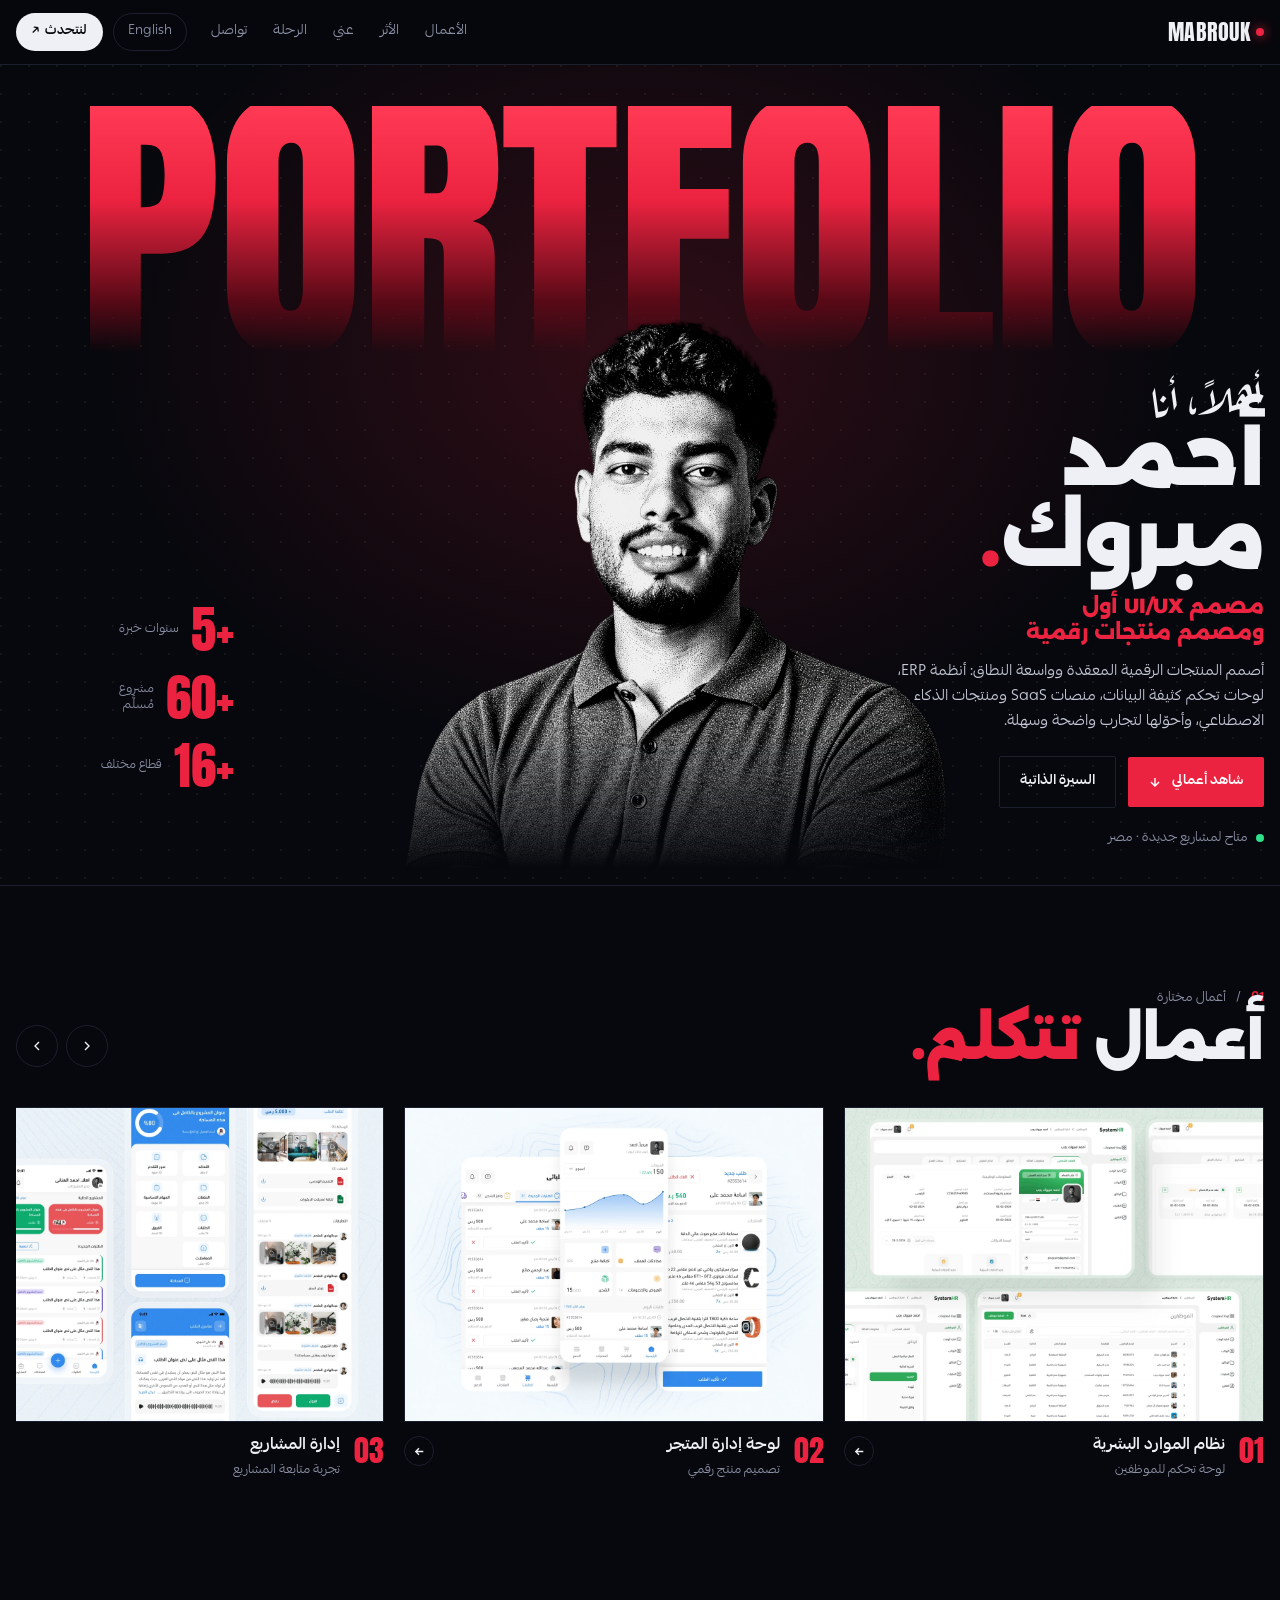
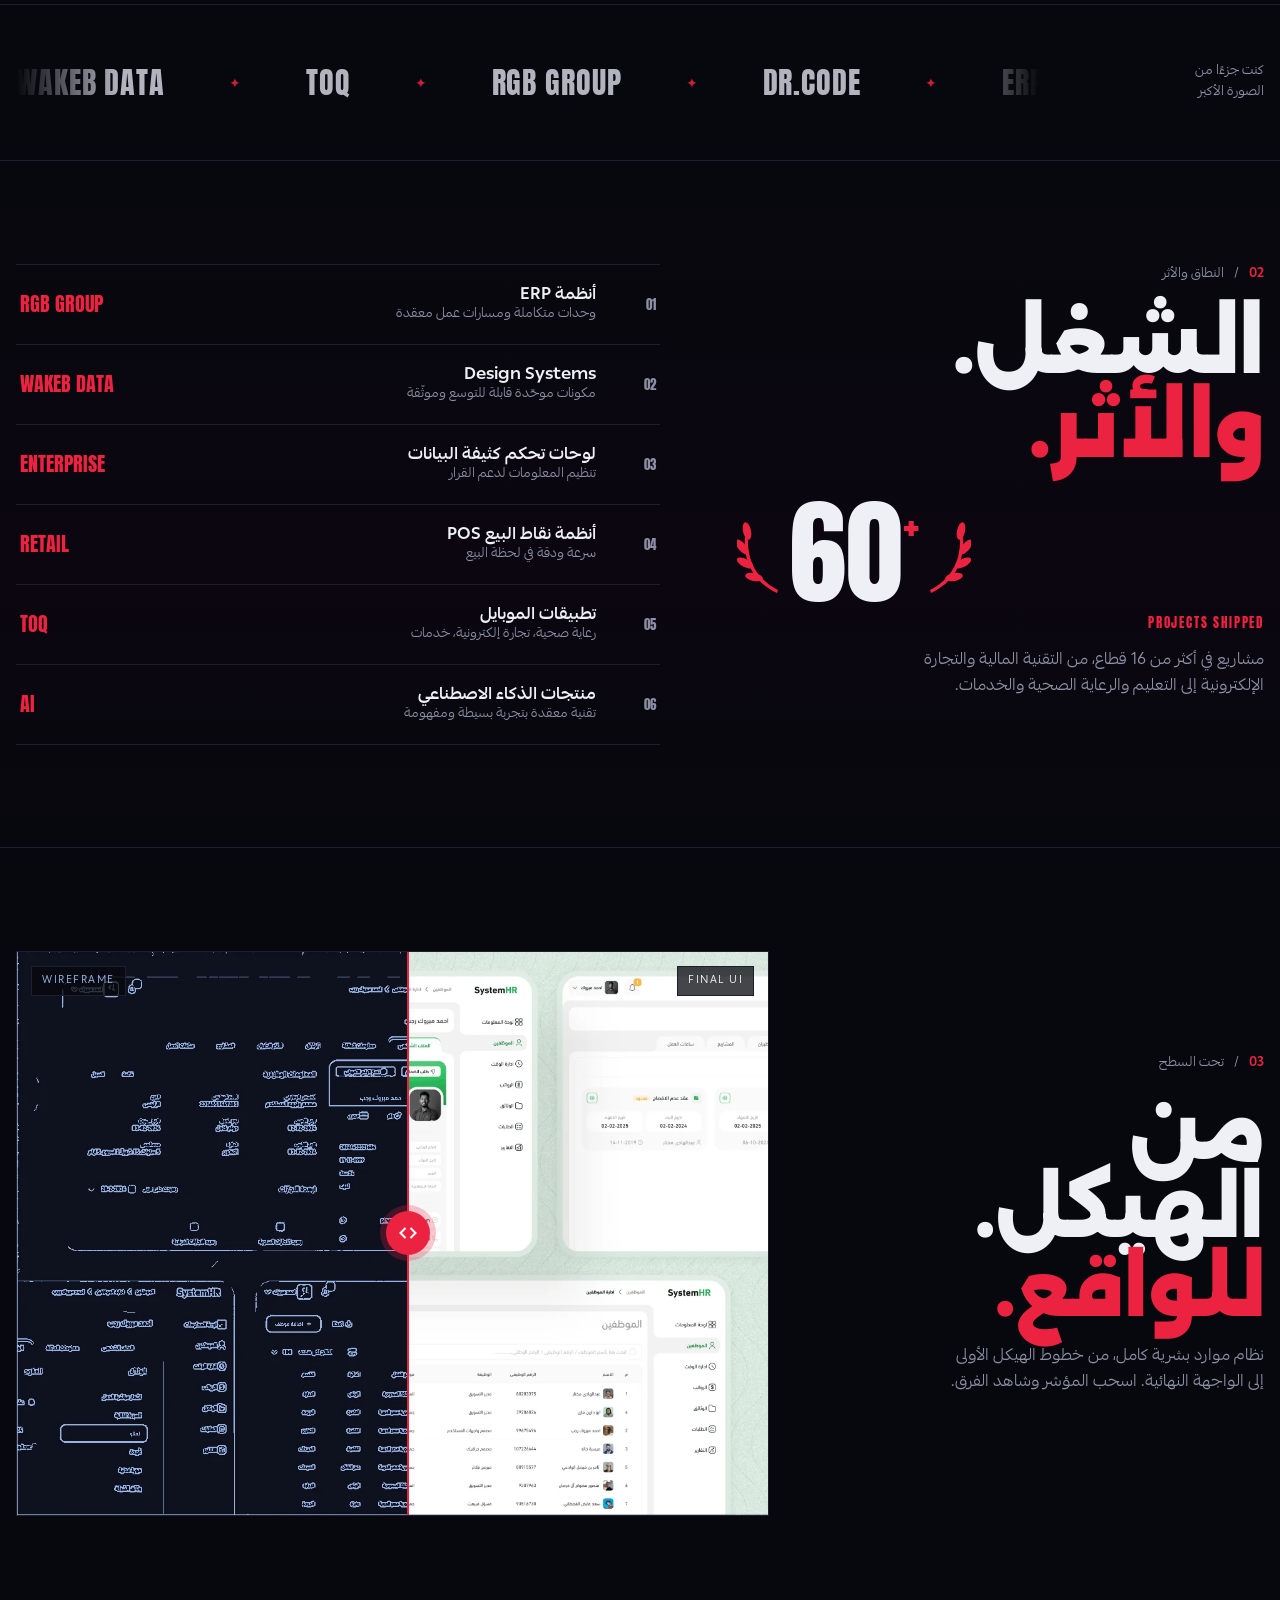
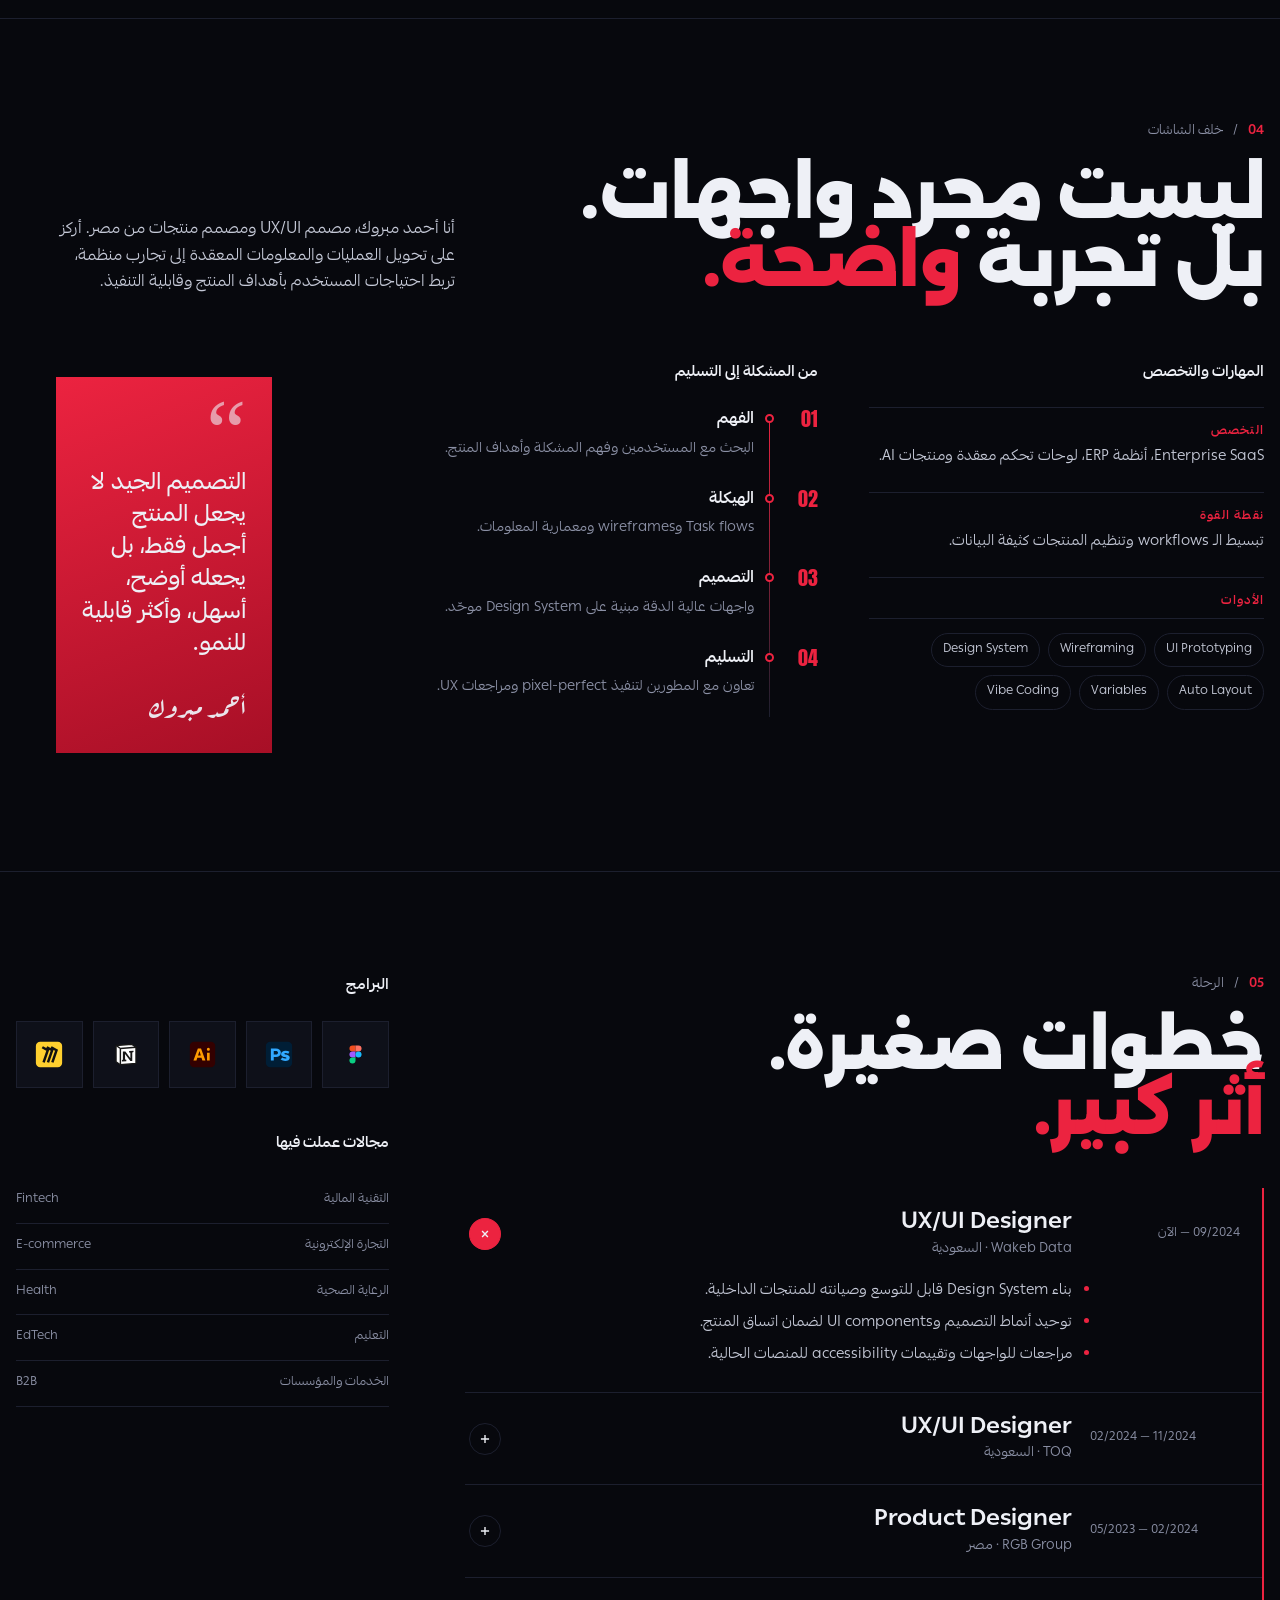
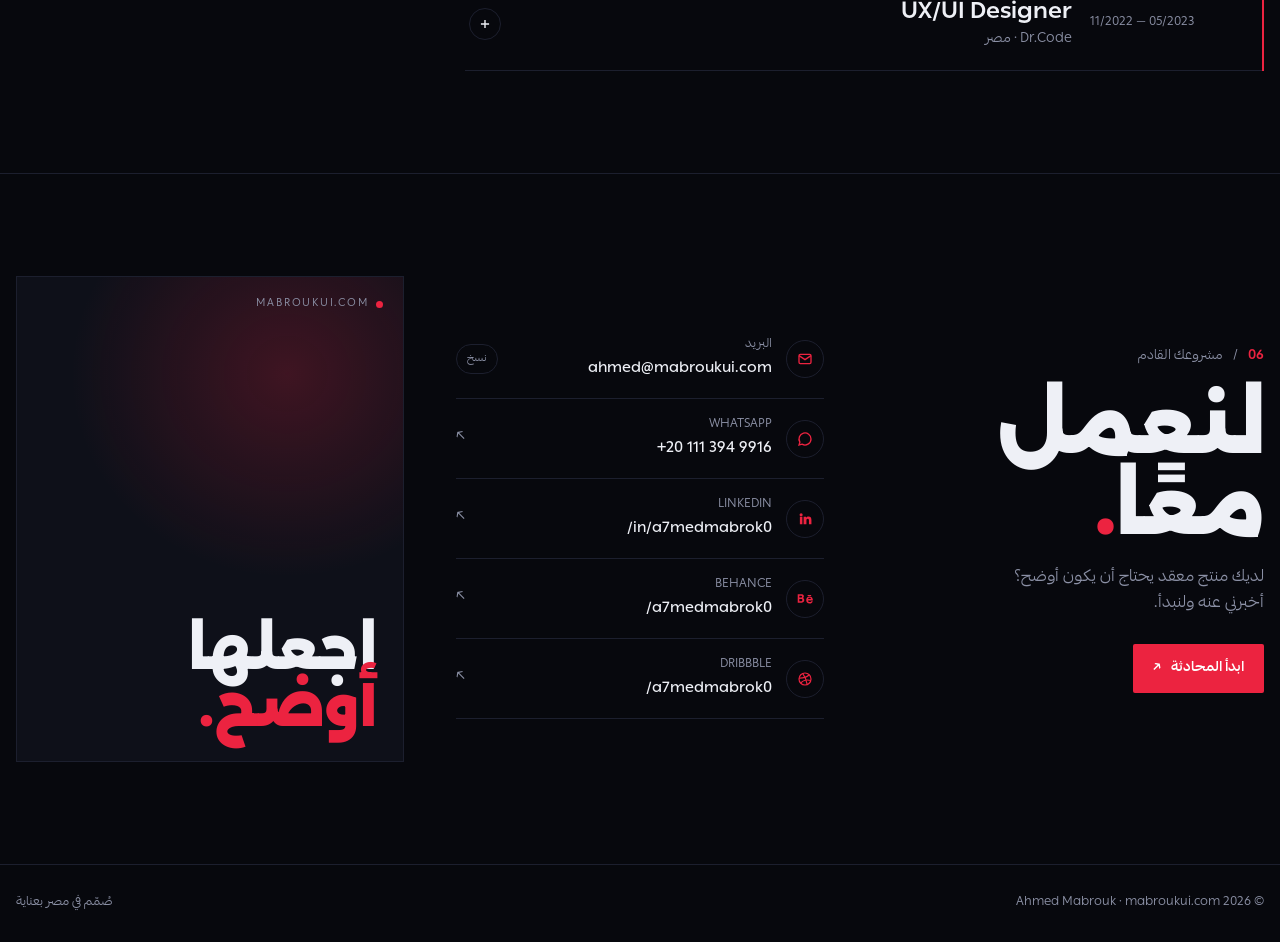
<file: index.html>
<!doctype html>
<html lang="ar" dir="rtl">
<head>
<meta charset="utf-8">
<meta name="viewport" content="width=device-width, initial-scale=1, viewport-fit=cover">
<title>Ahmed Mabrouk Portfolio</title>
<meta name="claude:viewport-fit-sides" content="cover">
<script>(function(){var r=document.documentElement,l='ar';try{l=localStorage.getItem('mabroukui-v2-lang')||'ar'}catch(e){}r.lang=l;r.dir=l==='en'?'ltr':'rtl'})();</script>
<meta name="description" content="Ahmed Mabrouk — Senior UI/UX & Product Designer specializing in Enterprise SaaS, ERP systems, complex dashboards and AI-powered products.">
<meta property="og:title" content="Ahmed Mabrouk | Senior UI/UX &amp; Product Designer">
<meta property="og:description" content="Enterprise SaaS, ERP systems, complex dashboards and AI-powered products.">
<meta property="og:image" content="https://mabroukui.com/assets/share-cover-en.jpg">
<link rel="icon" type="image/png" href="assets/site-icon.png">
<link rel="preconnect" href="https://fonts.googleapis.com">
<link rel="preconnect" href="https://fonts.gstatic.com" crossorigin>
<link rel="stylesheet" href="https://fonts.googleapis.com/css2?family=Anton&family=Alexandria:wght@800;900&family=Aref+Ruqaa:wght@700&family=Caveat+Brush&family=IBM+Plex+Sans+Arabic:wght@400;500;700&family=DM+Sans:opsz,wght@9..40,400;9..40,500;9..40,700&display=swap">
<style>
@font-face{font-family:Ping;src:url('assets/fonts/alfont_com_PingARLT-Regular.otf') format('opentype');font-weight:400;font-display:swap}
@font-face{font-family:Ping;src:url('assets/fonts/alfont_com_PingARLT-Medium.otf') format('opentype');font-weight:500;font-display:swap}
@font-face{font-family:Ping;src:url('assets/fonts/alfont_com_PingARLT-Bold.otf') format('opentype');font-weight:700;font-display:swap}

/* Layout: a cinematic dark scroll — giant poster hero, then full-bleed bands on a 12-col grid, red used only for emphasis words, numbers and the timeline spine. */
:root{
  --ink:#07080d;          /* page */
  --panel:#0e1019;        /* raised bands */
  --line:#1c1f2e;         /* hairlines */
  --text:#eef0f6;
  --muted:#8b90a5;
  --red:#ec2340;
  --red-hot:#ff3a55;
  --red-deep:#5c0a17;
  --blue:#96b4e6;         /* blueprint lines */
  --display-en:"Anton","Alexandria",Impact,"Arial Narrow",sans-serif;
  --display-ar:"Alexandria","Anton",Tahoma,sans-serif;
  --script-en:"Caveat Brush","Aref Ruqaa",cursive;
  --script-ar:"Aref Ruqaa","Caveat Brush",serif;
  --body-ar:Ping,"IBM Plex Sans Arabic",Tahoma,sans-serif;
  --body-en:"DM Sans",Ping,Arial,sans-serif;
  --gut:max(16px,env(safe-area-inset-left,0px));
  --gut-r:max(16px,env(safe-area-inset-right,0px));
  color-scheme:dark;
}
*{box-sizing:border-box}
html{scroll-behavior:smooth;background:var(--ink)}
body{margin:0;background:var(--ink);color:var(--text);font-family:var(--body-ar);font-size:16px;line-height:1.65;overflow-x:hidden;-webkit-font-smoothing:antialiased}
html[lang=en] body{font-family:var(--body-en)}
html[lang=ar] .en,html[lang=en] .ar{display:none!important}
img{display:block;max-width:100%}
a{color:inherit;text-decoration:none}
button{font:inherit;color:inherit;background:none;border:0;cursor:pointer;padding:0}
:focus-visible{outline:2px solid var(--red-hot);outline-offset:3px}
.wrap{width:min(100%,1320px);margin-inline:auto;padding-left:var(--gut);padding-right:var(--gut-r)}
.display{font-family:var(--display-ar);font-weight:900;line-height:1.02;letter-spacing:-.01em;text-wrap:balance;margin:0}
html[lang=en] .display{font-family:var(--display-en);font-weight:400;text-transform:uppercase;letter-spacing:.005em;line-height:.95}
.red{color:var(--red)}
.eyebrow{font-size:12px;letter-spacing:.14em;text-transform:uppercase;color:var(--muted);display:flex;gap:10px;align-items:center;margin:0 0 18px}
.eyebrow b{color:var(--red);font-weight:700}
html[lang=ar] .eyebrow{letter-spacing:0;font-size:13px}
.num{font-family:var(--display-en);font-variant-numeric:tabular-nums;letter-spacing:.01em}

/* ---------- header ---------- */
body::before{content:"";position:fixed;inset:0 0 auto;height:env(safe-area-inset-top,0px);z-index:60;background:var(--ink)}
.top{position:sticky;top:env(safe-area-inset-top,0px);z-index:50;background:color-mix(in srgb,var(--ink) 82%,transparent);backdrop-filter:blur(14px);-webkit-backdrop-filter:blur(14px);border-bottom:1px solid var(--line)}
.top .wrap{display:flex;align-items:center;gap:24px;height:64px}
.logo{font-family:var(--display-en);font-size:22px;letter-spacing:.02em;display:flex;align-items:center;gap:6px;direction:ltr}
.logo i{width:8px;height:8px;border-radius:50%;background:var(--red);display:inline-block;box-shadow:0 0 12px var(--red)}
.nav{display:flex;gap:26px;margin-inline-start:auto;font-size:14px;color:var(--muted)}
.nav a{transition:color .2s}.nav a:hover{color:var(--text)}
.top-tools{display:flex;gap:10px;align-items:center}
.lang{font-size:13px;border:1px solid var(--line);border-radius:999px;padding:7px 14px;color:var(--muted);transition:border-color .2s,color .2s}
.lang:hover{border-color:var(--muted);color:var(--text)}
.talk{font-size:13px;font-weight:700;background:var(--text);color:var(--ink);border-radius:999px;padding:8px 16px;display:inline-flex;gap:6px;align-items:center}
.talk:hover{background:var(--red);color:#fff}

/* ---------- hero ---------- */
.hero{position:relative;overflow:hidden;border-bottom:1px solid var(--line);isolation:isolate}
.hero::before{content:"";position:absolute;inset:0;z-index:-2;background:radial-gradient(60% 70% at 50% 35%,rgba(236,35,64,.18),transparent 70%),radial-gradient(circle at 1px 1px,rgba(255,255,255,.05) 1px,transparent 1.4px) 0 0/28px 28px}
.hero .wrap{position:relative;display:grid;grid-template-columns:minmax(0,1fr) minmax(0,1.25fr) minmax(0,.5fr);align-items:end;min-height:min(820px,calc(100svh - 64px));padding-block:40px 36px;gap:24px}
.giant{position:absolute;inset-inline:0;top:5%;z-index:-1;text-align:center;font-family:var(--display-en);font-size:clamp(110px,23.5vw,360px);line-height:.82;letter-spacing:-.01em;direction:ltr;white-space:nowrap;
  background:linear-gradient(180deg,var(--red-hot) 0%,var(--red) 38%,var(--red-deep) 78%,transparent 100%);-webkit-background-clip:text;background-clip:text;color:transparent;user-select:none;pointer-events:none;will-change:transform}
.portrait{position:absolute;left:50%;bottom:0;transform:translateX(-50%);width:min(560px,48vw);z-index:0;pointer-events:none}
.portrait img{width:100%;height:auto;filter:contrast(1.08) brightness(.95);-webkit-mask-image:linear-gradient(180deg,#000 72%,transparent 100%);mask-image:linear-gradient(180deg,#000 72%,transparent 100%)}
.hero-copy{position:relative;z-index:2;align-self:end;padding-top:clamp(140px,17vw,250px);max-width:420px}
.hello{font-family:var(--script-ar);font-size:clamp(30px,3.4vw,46px);color:var(--text);line-height:1;margin:0 0 6px;transform:rotate(-4deg);transform-origin:right}
html[lang=en] .hello{font-family:var(--script-en);transform-origin:left}
.name{font-size:clamp(48px,6.2vw,92px)}
.name .dot{color:var(--red)}
.role{font-family:var(--display-ar);font-weight:800;color:var(--red);font-size:clamp(17px,1.6vw,22px);line-height:1.25;margin:14px 0 16px}
html[lang=en] .role{font-family:var(--display-en);font-weight:400;text-transform:uppercase;letter-spacing:.02em}
.lede{color:#c4c8d6;margin:0 0 22px;font-size:15px;max-width:44ch}
.cta-row{display:flex;flex-wrap:wrap;gap:12px;align-items:center}
.btn{display:inline-flex;align-items:center;gap:10px;font-weight:700;font-size:14px;padding:13px 20px;background:var(--red);color:#fff;border-radius:2px;transition:background .2s,transform .2s}
.btn:hover{background:var(--red-hot);transform:translateY(-2px)}
.btn.ghost{background:transparent;border:1px solid var(--line);color:var(--text)}
.btn.ghost:hover{border-color:var(--text)}
.loc{display:flex;gap:8px;align-items:center;font-size:13px;color:var(--muted);margin-top:20px}
.live{width:8px;height:8px;border-radius:50%;background:#2ee08a;box-shadow:0 0 0 0 rgba(46,224,138,.6);animation:ping 2s infinite}
@keyframes ping{70%{box-shadow:0 0 0 9px rgba(46,224,138,0)}100%{box-shadow:0 0 0 0 rgba(46,224,138,0)}}
.stats{grid-column:3;position:relative;z-index:2;display:grid;gap:22px;align-self:end;padding-bottom:60px;justify-items:end}
html[lang=ar] .stats{justify-items:start}
.stat{display:grid;grid-template-columns:auto auto;align-items:center;gap:12px}
.stat strong{direction:ltr;unicode-bidi:isolate;font-family:var(--display-en);font-weight:400;font-size:clamp(40px,4vw,58px);line-height:.9;color:var(--red);font-variant-numeric:tabular-nums}
.stat span{font-size:12px;color:var(--muted);line-height:1.35;max-width:9ch}
.scroll-hint{position:absolute;bottom:22px;inset-inline-start:50%;translate:-50% 0;font-size:11px;letter-spacing:.2em;text-transform:uppercase;color:var(--muted);z-index:3;display:flex;flex-direction:column;align-items:center;gap:8px}
html[dir=rtl] .scroll-hint{translate:50% 0}
.scroll-hint::after{content:"";width:1px;height:28px;background:linear-gradient(var(--red),transparent);animation:drip 1.8s infinite}
@keyframes drip{0%{transform:scaleY(0);transform-origin:top}50%{transform:scaleY(1);transform-origin:top}51%{transform-origin:bottom}100%{transform:scaleY(0);transform-origin:bottom}}
.corner{position:absolute;top:28px;inset-inline-end:var(--gut);font-size:11px;color:var(--muted);text-align:end;line-height:1.5;z-index:3;letter-spacing:.06em;text-transform:uppercase}

/* load sequence */
.hero .giant{animation:rise 1.2s cubic-bezier(.2,.8,.2,1) both}
.hero .portrait{animation:fadeUp 1.1s .25s cubic-bezier(.2,.8,.2,1) both}
@keyframes rise{from{opacity:0;transform:translateY(60px) scaleY(1.15)}to{opacity:1;transform:none}}
@keyframes fadeUp{from{opacity:0;transform:translate(-50%,30px)}to{opacity:1;transform:translate(-50%,0)}}

/* ---------- sections ---------- */
section{position:relative}
.band{padding-block:clamp(64px,8vw,104px);border-bottom:1px solid var(--line)}
.sec-head{display:flex;justify-content:space-between;align-items:end;gap:24px;flex-wrap:wrap;margin-bottom:40px}
.sec-head h2{font-size:clamp(34px,4.4vw,60px)}
.sec-head p{color:var(--muted);max-width:40ch;margin:0;font-size:15px}
.arrows{display:flex;gap:8px}
.arrows button{width:42px;height:42px;border:1px solid var(--line);border-radius:50%;display:grid;place-items:center;transition:border-color .2s,background .2s}
.arrows button:hover{border-color:var(--red);background:var(--red)}
html[dir=rtl] .arrows svg{transform:scaleX(-1)}

/* work rail */
.rail{display:grid;grid-auto-flow:column;grid-auto-columns:min(78vw,420px);gap:20px;overflow-x:auto;scroll-snap-type:x mandatory;padding-bottom:18px;scrollbar-width:thin;scrollbar-color:var(--red) var(--line);overscroll-behavior-x:contain}
.card{scroll-snap-align:start;display:grid;gap:14px;text-align:start}
.card .shot{position:relative;aspect-ratio:4/3;overflow:hidden;background:var(--panel);border:1px solid var(--line)}
.card img{width:100%;height:100%;object-fit:cover;transition:transform .7s cubic-bezier(.2,.8,.2,1),filter .4s;filter:saturate(.9)}
.card:hover img{transform:scale(1.05);filter:saturate(1.1)}
.card .shot::after{content:"";position:absolute;inset:0;background:linear-gradient(180deg,transparent 55%,rgba(7,8,13,.75));opacity:0;transition:opacity .3s}
.card:hover .shot::after{opacity:1}
.card .meta{display:grid;grid-template-columns:auto 1fr auto;gap:14px;align-items:start}
.card .idx{font-family:var(--display-en);color:var(--red);font-size:30px;line-height:1}
.card h3{margin:0;font-size:16px;line-height:1.3;font-weight:700}
.card small{color:var(--muted);font-size:12.5px}
.card .go{width:30px;height:30px;border:1px solid var(--line);border-radius:50%;display:grid;place-items:center;transition:.25s}
.card:hover .go{background:var(--red);border-color:var(--red);transform:rotate(-45deg)}
html[dir=rtl] .card:hover .go{transform:rotate(45deg) scaleX(-1)}
html[dir=rtl] .card .go svg{transform:scaleX(-1)}

/* companies marquee */
.part{padding-block:44px;border-bottom:1px solid var(--line);overflow:hidden}
.part .wrap{display:grid;grid-template-columns:200px 1fr;gap:24px;align-items:center}
.part .label{font-size:11px;letter-spacing:.16em;text-transform:uppercase;color:var(--muted);line-height:1.6}
html[lang=ar] .part .label{letter-spacing:0;font-size:13px}
.marquee{overflow:hidden;-webkit-mask-image:linear-gradient(90deg,transparent,#000 10%,#000 90%,transparent);mask-image:linear-gradient(90deg,transparent,#000 10%,#000 90%,transparent);direction:ltr}
.track{display:flex;gap:64px;width:max-content;animation:slide 32s linear infinite}
.marquee:hover .track{animation-play-state:paused}
.co{font-family:var(--display-en);font-size:30px;letter-spacing:.03em;color:#cfd2dd;white-space:nowrap;display:flex;align-items:center;gap:64px;opacity:.85}
.co::after{content:"✦";color:var(--red);font-size:14px}
@keyframes slide{to{transform:translateX(-50%)}}

/* impact */
.impact{background:linear-gradient(180deg,var(--ink),#0b0610 60%,var(--ink))}
.impact .wrap{display:grid;grid-template-columns:minmax(0,.9fr) minmax(0,1.1fr);gap:clamp(32px,6vw,96px);align-items:start}
.impact h2{font-size:clamp(46px,6.4vw,96px)}
.laurel{display:flex;align-items:center;gap:6px;margin:34px 0 10px;direction:ltr}
.laurel svg{width:46px;height:84px;color:var(--red)}
.laurel strong{font-family:var(--display-en);font-weight:400;font-size:clamp(84px,9vw,128px);line-height:.85}
.laurel strong sup{font-size:.4em;color:var(--red);vertical-align:top}
.impact .under{font-family:var(--display-en);color:var(--red);letter-spacing:.14em;font-size:13px;margin:0 0 14px}
.impact p.desc{color:var(--muted);max-width:40ch;margin:0}
.list{list-style:none;margin:0;padding:0;border-top:1px solid var(--line)}
.list li{display:grid;grid-template-columns:44px 1fr auto;gap:16px;align-items:center;padding:20px 4px;border-bottom:1px solid var(--line);transition:background .25s,padding .25s}
.list li:hover{background:linear-gradient(90deg,rgba(236,35,64,.08),transparent);padding-inline-start:14px}
html[dir=rtl] .list li:hover{background:linear-gradient(-90deg,rgba(236,35,64,.08),transparent)}
.list .i{font-family:var(--display-en);color:var(--muted);font-size:13px}
.list h4{margin:0;font-size:17px;line-height:1.3}
.list small{display:block;color:var(--muted);font-size:13px;font-weight:400}
.list .tag{font-family:var(--display-en);color:var(--red);font-size:clamp(16px,1.6vw,22px);text-align:end;white-space:nowrap}

/* raw to real */
.raw .wrap{display:grid;grid-template-columns:minmax(0,.8fr) minmax(0,1.4fr);gap:clamp(28px,5vw,72px);align-items:center}
.raw h2{font-size:clamp(46px,6vw,92px)}
.raw p{color:var(--muted);max-width:36ch}
.compare{position:relative;aspect-ratio:4/3;overflow:hidden;border:1px solid var(--line);background:var(--panel);--pos:52%;touch-action:pan-y;user-select:none;max-width:100%}
.compare img{position:absolute;inset:0;width:100%;height:100%;object-fit:cover;pointer-events:none}
.compare .after{clip-path:inset(0 0 0 var(--pos))}
.compare .handle{position:absolute;top:0;bottom:0;left:var(--pos);width:2px;background:var(--red);translate:-1px 0}
.compare .knob{position:absolute;top:50%;left:50%;translate:-50% -50%;width:44px;height:44px;border-radius:50%;background:var(--red);display:grid;place-items:center;box-shadow:0 0 0 6px rgba(236,35,64,.25)}
.compare .tagl,.compare .tagr{position:absolute;top:14px;font-size:11px;letter-spacing:.14em;text-transform:uppercase;background:rgba(7,8,13,.75);padding:5px 10px;border:1px solid var(--line)}
.compare .tagl{left:14px;color:var(--blue)}.compare .tagr{right:14px}
.compare input{position:absolute;inset:0;width:100%;height:100%;opacity:0;cursor:ew-resize;margin:0}
.compare input:focus-visible + .handle .knob{outline:2px solid #fff;outline-offset:3px}

/* about */
.about .top-row{display:grid;grid-template-columns:minmax(0,1.4fr) minmax(0,.8fr);gap:40px;align-items:end;margin-bottom:64px}
.about h2{font-size:clamp(40px,5.2vw,78px)}
.about .intro{color:#c4c8d6;margin:0;max-width:44ch}
.about .grid{display:grid;grid-template-columns:minmax(0,1fr) minmax(0,1.15fr) minmax(0,.75fr);gap:clamp(24px,4vw,56px);align-items:start}
.blk h3{font-size:13px;letter-spacing:.14em;text-transform:uppercase;margin:0 0 22px;color:var(--text)}
html[lang=ar] .blk h3{letter-spacing:0;font-size:15px}
.edu{display:grid;gap:22px}
.edu div{border-top:1px solid var(--line);padding-top:14px}
.edu b{display:block;color:var(--red);font-size:12px;letter-spacing:.1em;text-transform:uppercase;margin-bottom:4px}
.edu p{margin:0;color:#c4c8d6;font-size:14.5px}
.chips{display:flex;flex-wrap:wrap;gap:8px;margin-top:6px}
.chips span{font-size:12.5px;border:1px solid var(--line);padding:6px 11px;border-radius:999px;color:#c4c8d6;direction:ltr}
.steps{list-style:none;margin:0;padding:0;position:relative}
.steps::before{content:"";position:absolute;inset-inline-start:48px;top:8px;bottom:8px;width:1px;background:linear-gradient(var(--red),var(--line))}
.steps li{display:grid;grid-template-columns:34px 30px 1fr;gap:0;align-items:start;padding-bottom:26px}
.steps .n{font-family:var(--display-en);color:var(--red);font-size:20px;line-height:1.2}
.steps .pin{width:9px;height:9px;border-radius:50%;border:2px solid var(--red);background:var(--ink);margin-top:7px;margin-inline-start:10px;position:relative;z-index:1}
.steps h4{margin:0 0 4px;font-size:13px;letter-spacing:.12em;text-transform:uppercase}
html[lang=ar] .steps h4{letter-spacing:0;font-size:16px}
.steps p{margin:0;color:var(--muted);font-size:14px}
.quote{background:linear-gradient(160deg,var(--red),#a70f26);padding:28px 26px 24px;position:relative;overflow:hidden}
.quote::before{content:"\201C";font-family:Georgia,serif;font-size:90px;line-height:.6;display:block;opacity:.6;margin-bottom:10px}
.quote p{margin:0 0 22px;font-size:clamp(19px,1.8vw,24px);line-height:1.4;font-weight:500}
.quote cite{font-family:var(--script-ar);font-style:normal;font-size:26px;opacity:.95}
html[lang=en] .quote cite{font-family:var(--script-en)}

/* journey */
.journey .wrap{display:grid;grid-template-columns:minmax(0,1.5fr) minmax(0,.7fr);gap:clamp(32px,6vw,80px)}
.journey h2{font-size:clamp(38px,5vw,74px);margin-bottom:12px}
.timeline{position:relative;margin-top:44px;border-inline-start:2px solid var(--red)}
.job{border-bottom:1px solid var(--line)}
.job>button{width:100%;display:grid;grid-template-columns:150px 1fr 36px;gap:18px;align-items:center;text-align:start;padding:22px 0 22px 22px}
html[dir=rtl] .job>button{padding:22px 22px 22px 0}
.job time{font-size:12.5px;color:var(--muted);direction:ltr;text-align:start;font-variant-numeric:tabular-nums;unicode-bidi:plaintext}
.job h3{margin:0;font-size:clamp(18px,1.8vw,23px);line-height:1.25}
.job h3 small{display:block;font-size:13.5px;color:var(--muted);font-weight:400;margin-top:2px}
.plus{width:32px;height:32px;border-radius:50%;border:1px solid var(--line);display:grid;place-items:center;transition:transform .3s,background .3s,border-color .3s}
.job[open] .plus,.job.open .plus{transform:rotate(45deg);background:var(--red);border-color:var(--red)}
.job .body{display:grid;grid-template-rows:0fr;transition:grid-template-rows .45s cubic-bezier(.2,.8,.2,1)}
.job.open .body{grid-template-rows:1fr}
.job .body>div{overflow:hidden}
.job ul{margin:0;padding:0 22px 24px 190px;color:#c4c8d6;font-size:14.5px;display:grid;gap:8px}
html[dir=rtl] .job ul{padding:0 190px 24px 22px}
.job li::marker{color:var(--red)}
.side .tools{display:grid;grid-template-columns:repeat(5,1fr);gap:10px;margin-top:4px}
.side .tools span{aspect-ratio:1;border:1px solid var(--line);display:grid;place-items:center;background:var(--panel)}
.side .tools img{width:46%}
.side .blk+.blk{margin-top:44px}
.sectors{list-style:none;margin:0;padding:0;display:grid}
.sectors li{display:flex;justify-content:space-between;gap:12px;padding:12px 0;border-bottom:1px solid var(--line);font-size:14.5px}
.sectors li span{color:var(--muted);font-size:12.5px;direction:ltr}

/* contact */
.contact .wrap{display:grid;grid-template-columns:minmax(0,1fr) minmax(0,.95fr) minmax(0,1fr);gap:clamp(24px,4vw,56px);align-items:center}
.contact h2{font-size:clamp(48px,6.2vw,96px)}
.contact .pitch{color:var(--muted);margin:18px 0 26px;max-width:32ch}
.ways{list-style:none;margin:0;padding:0;display:grid}
.ways li{border-bottom:1px solid var(--line)}
.ways a,.ways div.row{display:grid;grid-template-columns:38px 1fr auto;gap:14px;align-items:center;padding:16px 0}
.ways .ic{width:38px;height:38px;border-radius:50%;border:1px solid var(--line);display:grid;place-items:center;color:var(--red)}
.ways small{display:block;font-size:11px;letter-spacing:.14em;text-transform:uppercase;color:var(--muted)}
html[lang=ar] .ways small{letter-spacing:0;font-size:12.5px}
.ways b{font-weight:500;font-size:15px;direction:ltr;display:inline-block;unicode-bidi:isolate}
.ways .arr{color:var(--muted);transition:transform .25s,color .25s}
.ways a:hover .arr{color:var(--red);transform:translate(4px,-4px)}
html[dir=rtl] .ways .arr{transform:scaleX(-1)}
html[dir=rtl] .ways a:hover .arr{transform:scaleX(-1) translate(4px,-4px)}
.copy{font-size:11px;border:1px solid var(--line);border-radius:999px;padding:5px 10px;color:var(--muted)}
.copy:hover{color:var(--text);border-color:var(--muted)}
.poster{position:relative;aspect-ratio:4/5;border:1px solid var(--line);background:radial-gradient(80% 60% at 70% 20%,rgba(236,35,64,.22),transparent 70%),var(--panel);overflow:hidden;display:flex;flex-direction:column;justify-content:flex-end;padding:26px;max-width:100%}
.poster canvas{position:absolute;inset:0;width:100%;height:100%}
.poster .display{position:relative;font-size:clamp(40px,4.4vw,64px)}
.poster .rec{position:absolute;top:18px;inset-inline-start:20px;font-size:11px;letter-spacing:.16em;color:var(--muted);display:flex;gap:8px;align-items:center;text-transform:uppercase}
.poster .rec i{width:7px;height:7px;border-radius:50%;background:var(--red);animation:blink 1.2s steps(2) infinite}
@keyframes blink{50%{opacity:0}}

footer{padding-block:28px}
footer .wrap{display:flex;justify-content:space-between;gap:16px;flex-wrap:wrap;color:var(--muted);font-size:12.5px}

/* cursor trail */
#trail{position:fixed;inset:0;pointer-events:none;z-index:80}

/* lightbox */
dialog.lb{border:0;padding:0;background:transparent;max-width:min(1100px,94vw);width:100%;color:var(--text)}
dialog.lb::backdrop{background:rgba(4,5,9,.9);backdrop-filter:blur(6px)}
.lb figure{margin:0;background:var(--panel);border:1px solid var(--line)}
.lb img{width:100%;height:auto;max-height:78vh;object-fit:contain;background:#000}
.lb figcaption{display:flex;justify-content:space-between;align-items:center;gap:16px;padding:16px 18px}
.lb figcaption b{font-size:17px}.lb figcaption small{display:block;color:var(--muted)}
.lb .x{width:40px;height:40px;border:1px solid var(--line);border-radius:50%;font-size:20px;flex:none}
.lb .x:hover{background:var(--red);border-color:var(--red)}

/* ---------- responsive ---------- */
@media (max-width:1080px){
  .nav{display:none}
  .top-tools{margin-inline-start:auto}
  .about .grid{grid-template-columns:1fr 1fr}
  .about .quote{grid-column:1/-1;max-width:520px}
  .contact .wrap{grid-template-columns:1fr 1fr}
  .contact .poster{grid-column:1/-1;aspect-ratio:16/7}
}
@media (max-width:860px){
  .hero .wrap{grid-template-columns:1fr;min-height:auto;padding-block:28px 0;gap:0}
  .giant{top:2%;font-size:24vw}
  .portrait{position:relative;left:auto;transform:none;width:min(86vw,440px);margin:6vw auto 0;order:2;animation-name:fadeUpM!important}
  @keyframes fadeUpM{from{opacity:0;transform:translateY(30px)}to{opacity:1;transform:none}}
  .hero-copy{padding-top:24vw;order:1;max-width:none}
  .stats{grid-column:auto;order:3;padding:20px 0 28px;grid-template-columns:repeat(3,1fr);justify-items:start;border-top:1px solid var(--line);margin-top:-1px;background:var(--ink);position:relative}
  .stat{grid-template-columns:1fr;gap:4px}
  .scroll-hint,.corner{display:none}
  .impact .wrap,.raw .wrap,.journey .wrap{grid-template-columns:1fr}
  .about .top-row{grid-template-columns:1fr;margin-bottom:40px}
  .about .grid{grid-template-columns:1fr}
  .part .wrap{grid-template-columns:1fr}
  .contact .wrap{grid-template-columns:1fr}
  .contact .poster{aspect-ratio:4/3}
  .job>button{grid-template-columns:1fr 32px;padding-inline-start:18px!important}
  .job time{grid-column:1}
  .job h3{grid-column:1;grid-row:2}
  .plus{grid-row:1/3;grid-column:2}
  .job ul{padding:0 18px 22px 36px!important}
  html[dir=rtl] .job ul{padding:0 36px 22px 18px!important}
}
@media (max-width:480px){
  .talk{display:none}
  .list li{grid-template-columns:30px 1fr;}
  .list .tag{grid-column:2;text-align:start;font-size:15px}
}
@media (prefers-reduced-motion:reduce){
  *,*::before,*::after{animation:none!important;transition:none!important;scroll-behavior:auto!important}
}
</style>
</head>
<body>
<canvas id="trail" aria-hidden="true"></canvas>

<header class="top">
  <div class="wrap">
    <a class="logo" href="#home" aria-label="Mabroukui">MABROUK<i></i></a>
    <nav class="nav" aria-label="Main">
      <a href="#work"><span class="ar">الأعمال</span><span class="en">Work</span></a>
      <a href="#impact"><span class="ar">الأثر</span><span class="en">Impact</span></a>
      <a href="#about"><span class="ar">عني</span><span class="en">About</span></a>
      <a href="#journey"><span class="ar">الرحلة</span><span class="en">Journey</span></a>
      <a href="#contact"><span class="ar">تواصل</span><span class="en">Contact</span></a>
    </nav>
    <div class="top-tools">
      <button class="lang" id="lang" type="button"><span class="ar">English</span><span class="en">العربية</span></button>
      <a class="talk" href="#contact"><span class="ar">لنتحدث</span><span class="en">Let's talk</span> ↗</a>
    </div>
  </div>
</header>

<main>
<!-- HERO -->
<section class="hero" id="home">
  <div class="giant" id="giant" aria-hidden="true">PORTFOLIO</div>
  <div class="wrap">
    <div class="hero-copy">
      <p class="hello"><span class="ar">أهلاً، أنا</span><span class="en">Hello, I'm</span></p>
      <h1 class="display name"><span class="ar">أحمد مبروك<span class="dot">.</span></span><span class="en">Ahmed<br>Mabrouk<span class="dot">.</span></span></h1>
      <p class="role"><span class="ar">مصمم UI/UX أول<br>ومصمم منتجات رقمية</span><span class="en">Senior UI/UX &amp;<br>Product Designer</span></p>
      <p class="lede"><span class="ar">أصمم المنتجات الرقمية المعقدة وواسعة النطاق: أنظمة ERP، لوحات تحكم كثيفة البيانات، منصات SaaS ومنتجات الذكاء الاصطناعي، وأحوّلها لتجارب واضحة وسهلة.</span><span class="en">I design complex, large-scale digital products — ERP systems, data-heavy dashboards, SaaS platforms and AI products — and turn them into clear, usable experiences.</span></p>
      <div class="cta-row">
        <a class="btn" href="#work"><span class="ar">شاهد أعمالي</span><span class="en">See my work</span> <svg width="14" height="14" viewBox="0 0 24 24" fill="none" stroke="currentColor" stroke-width="2.4"><path d="M12 5v14M5 12l7 7 7-7"/></svg></a>
        <a class="btn ghost" href="https://drive.google.com/uc?export=download&amp;id=1cgX7XjNRgQP679iI-yyHkjdh6W9aFECn" target="_blank" rel="noopener"><span class="ar">السيرة الذاتية</span><span class="en">Download CV</span></a>
      </div>
      <div class="loc"><span class="live"></span><span class="ar">متاح لمشاريع جديدة · مصر</span><span class="en">Available for new projects · Egypt</span></div>
    </div>
    <figure class="portrait" id="portrait"><img src="assets/portrait.webp" width="887" height="900" alt="Ahmed Mabrouk" fetchpriority="high"></figure>
    <div class="stats">
      <div class="stat"><strong data-count="5">5+</strong><span class="ar">سنوات خبرة</span><span class="en">Years of experience</span></div>
      <div class="stat"><strong data-count="60">60+</strong><span class="ar">مشروع مُسلَّم</span><span class="en">Projects shipped</span></div>
      <div class="stat"><strong data-count="16">16+</strong><span class="ar">قطاع مختلف</span><span class="en">Industries</span></div>
    </div>
  </div>
</section>

<!-- WORK -->
<section class="band" id="work">
  <div class="wrap">
    <div class="sec-head">
      <div>
        <p class="eyebrow"><b>01</b> / <span class="ar">أعمال مختارة</span><span class="en">Selected work</span></p>
        <h2 class="display"><span class="ar">أعمال <span class="red">تتكلم.</span></span><span class="en">Work that <span class="red">speaks.</span></span></h2>
      </div>
      <div class="arrows">
        <button type="button" id="prev" aria-label="Previous"><svg width="16" height="16" viewBox="0 0 24 24" fill="none" stroke="currentColor" stroke-width="2"><path d="M15 18l-6-6 6-6"/></svg></button>
        <button type="button" id="next" aria-label="Next"><svg width="16" height="16" viewBox="0 0 24 24" fill="none" stroke="currentColor" stroke-width="2"><path d="M9 18l6-6-6-6"/></svg></button>
      </div>
    </div>
    <div class="rail" id="rail"></div>
  </div>
</section>

<!-- BEEN PART OF -->
<section class="part" aria-label="Companies">
  <div class="wrap">
    <p class="label"><span class="ar">كنت جزءًا من<br>الصورة الأكبر</span><span class="en">Been part of<br>the bigger picture</span></p>
    <div class="marquee"><div class="track">
      <span class="co">WAKEB DATA</span><span class="co">TOQ</span><span class="co">RGB GROUP</span><span class="co">DR.CODE</span><span class="co">ERP · POS · SAAS</span><span class="co">DESIGN SYSTEMS</span>
      <span class="co" aria-hidden="true">WAKEB DATA</span><span class="co" aria-hidden="true">TOQ</span><span class="co" aria-hidden="true">RGB GROUP</span><span class="co" aria-hidden="true">DR.CODE</span><span class="co" aria-hidden="true">ERP · POS · SAAS</span><span class="co" aria-hidden="true">DESIGN SYSTEMS</span>
    </div></div>
  </div>
</section>

<!-- IMPACT -->
<section class="band impact" id="impact">
  <div class="wrap">
    <div>
      <p class="eyebrow"><b>02</b> / <span class="ar">النطاق والأثر</span><span class="en">Scope &amp; impact</span></p>
      <h2 class="display"><span class="ar">الشغل.<br><span class="red">والأثر.</span></span><span class="en">The work.<br><span class="red">The impact.</span></span></h2>
      <div class="laurel">
        <svg viewBox="0 0 46 84" fill="currentColor" aria-hidden="true"><path d="M40 82C18 72 6 52 8 26l3 1C10 51 21 69 41 79z"/><ellipse cx="10" cy="20" rx="4" ry="9" transform="rotate(-12 10 20)"/><ellipse cx="5" cy="36" rx="4" ry="9" transform="rotate(-40 5 36)"/><ellipse cx="8" cy="52" rx="4" ry="9" transform="rotate(-62 8 52)"/><ellipse cx="17" cy="66" rx="4" ry="9" transform="rotate(-78 17 66)"/></svg>
        <strong data-count="60">60<sup>+</sup></strong>
        <svg viewBox="0 0 46 84" fill="currentColor" aria-hidden="true" style="transform:scaleX(-1)"><path d="M40 82C18 72 6 52 8 26l3 1C10 51 21 69 41 79z"/><ellipse cx="10" cy="20" rx="4" ry="9" transform="rotate(-12 10 20)"/><ellipse cx="5" cy="36" rx="4" ry="9" transform="rotate(-40 5 36)"/><ellipse cx="8" cy="52" rx="4" ry="9" transform="rotate(-62 8 52)"/><ellipse cx="17" cy="66" rx="4" ry="9" transform="rotate(-78 17 66)"/></svg>
      </div>
      <p class="under">PROJECTS SHIPPED</p>
      <p class="desc"><span class="ar">مشاريع في أكثر من 16 قطاع، من التقنية المالية والتجارة الإلكترونية إلى التعليم والرعاية الصحية والخدمات.</span><span class="en">Products across 16+ industries, from fintech and e-commerce to education, healthcare and services.</span></p>
    </div>
    <ul class="list">
      <li><span class="i">01</span><h4><span class="ar">أنظمة ERP</span><span class="en">ERP Systems</span><small><span class="ar">وحدات متكاملة ومسارات عمل معقدة</span><span class="en">Connected modules and complex workflows</span></small></h4><span class="tag">RGB GROUP</span></li>
      <li><span class="i">02</span><h4><span class="ar">Design Systems</span><span class="en">Design Systems</span><small><span class="ar">مكونات موحّدة قابلة للتوسع وموثّقة</span><span class="en">Scalable, documented component libraries</span></small></h4><span class="tag">WAKEB DATA</span></li>
      <li><span class="i">03</span><h4><span class="ar">لوحات تحكم كثيفة البيانات</span><span class="en">Data-heavy Dashboards</span><small><span class="ar">تنظيم المعلومات لدعم القرار</span><span class="en">Information structured for decisions</span></small></h4><span class="tag">ENTERPRISE</span></li>
      <li><span class="i">04</span><h4><span class="ar">أنظمة نقاط البيع POS</span><span class="en">POS Solutions</span><small><span class="ar">سرعة ودقة في لحظة البيع</span><span class="en">Speed and accuracy at the counter</span></small></h4><span class="tag">RETAIL</span></li>
      <li><span class="i">05</span><h4><span class="ar">تطبيقات الموبايل</span><span class="en">Mobile Apps</span><small><span class="ar">رعاية صحية، تجارة إلكترونية، خدمات</span><span class="en">Healthcare, e-commerce and services</span></small></h4><span class="tag">TOQ</span></li>
      <li><span class="i">06</span><h4><span class="ar">منتجات الذكاء الاصطناعي</span><span class="en">AI-Powered Products</span><small><span class="ar">تقنية معقدة بتجربة بسيطة ومفهومة</span><span class="en">Complex tech, simple experiences</span></small></h4><span class="tag">AI</span></li>
    </ul>
  </div>
</section>

<!-- RAW TO REAL -->
<section class="band raw" id="process">
  <div class="wrap">
    <div>
      <p class="eyebrow"><b>03</b> / <span class="ar">تحت السطح</span><span class="en">A look under the surface</span></p>
      <h2 class="display"><span class="ar">من الهيكل.<br><span class="red">للواقع.</span></span><span class="en">From wire.<br><span class="red">To real.</span></span></h2>
      <p><span class="ar">نظام موارد بشرية كامل، من خطوط الهيكل الأولى إلى الواجهة النهائية. اسحب المؤشر وشاهد الفرق.</span><span class="en">A full HR system, from the first structural lines to the shipped interface. Drag the handle to compare.</span></p>
    </div>
    <div class="compare" id="compare">
      <img src="assets/wireframe.webp" alt="HR system — structure" width="1200" height="900">
      <img class="after" src="assets/projects/mabroukui-3.webp" alt="HR system — final UI" width="1200" height="900">
      <span class="tagl">Wireframe</span><span class="tagr">Final UI</span>
      <input type="range" min="0" max="100" value="52" id="cmp" aria-label="Compare wireframe and final design">
      <span class="handle"><span class="knob"><svg width="20" height="20" viewBox="0 0 24 24" fill="none" stroke="#fff" stroke-width="2.4"><path d="M9 6l-6 6 6 6M15 6l6 6-6 6"/></svg></span></span>
    </div>
  </div>
</section>

<!-- ABOUT -->
<section class="band about" id="about">
  <div class="wrap">
    <div class="top-row">
      <div>
        <p class="eyebrow"><b>04</b> / <span class="ar">خلف الشاشات</span><span class="en">Behind the screens</span></p>
        <h2 class="display"><span class="ar">ليست مجرد واجهات.<br>بل تجربة <span class="red">واضحة.</span></span><span class="en">Not just screens.<br>It's <span class="red">clarity.</span></span></h2>
      </div>
      <p class="intro"><span class="ar">أنا أحمد مبروك، مصمم UX/UI ومصمم منتجات من مصر. أركز على تحويل العمليات والمعلومات المعقدة إلى تجارب منظمة، تربط احتياجات المستخدم بأهداف المنتج وقابلية التنفيذ.</span><span class="en">I'm Ahmed Mabrouk, a UX/UI and product designer from Egypt. I turn complex processes and information into organized experiences that balance user needs, business goals and technical feasibility.</span></p>
    </div>
    <div class="grid">
      <div class="blk">
        <h3><span class="ar">المهارات والتخصص</span><span class="en">Skills &amp; focus</span></h3>
        <div class="edu">
          <div><b><span class="ar">التخصص</span><span class="en">Focus</span></b><p><span class="ar">Enterprise SaaS، أنظمة ERP، لوحات تحكم معقدة ومنتجات AI.</span><span class="en">Enterprise SaaS, ERP systems, complex dashboards and AI products.</span></p></div>
          <div><b><span class="ar">نقطة القوة</span><span class="en">Strength</span></b><p><span class="ar">تبسيط الـ workflows وتنظيم المنتجات كثيفة البيانات.</span><span class="en">Simplifying workflows and organizing data-heavy products.</span></p></div>
          <div><b><span class="ar">الأدوات</span><span class="en">Toolkit</span></b>
            <div class="chips"><span>UI Prototyping</span><span>Wireframing</span><span>Design System</span><span>Auto Layout</span><span>Variables</span><span>Vibe Coding</span></div>
          </div>
        </div>
      </div>
      <div class="blk">
        <h3><span class="ar">من المشكلة إلى التسليم</span><span class="en">From problem to handoff</span></h3>
        <ol class="steps">
          <li><span class="n">01</span><span class="pin"></span><div><h4><span class="ar">الفهم</span><span class="en">Understand</span></h4><p><span class="ar">البحث مع المستخدمين وفهم المشكلة وأهداف المنتج.</span><span class="en">Research with users; frame the problem and product goals.</span></p></div></li>
          <li><span class="n">02</span><span class="pin"></span><div><h4><span class="ar">الهيكلة</span><span class="en">Structure</span></h4><p><span class="ar">Task flows وwireframes ومعمارية المعلومات.</span><span class="en">Task flows, wireframes and information architecture.</span></p></div></li>
          <li><span class="n">03</span><span class="pin"></span><div><h4><span class="ar">التصميم</span><span class="en">Design</span></h4><p><span class="ar">واجهات عالية الدقة مبنية على Design System موحّد.</span><span class="en">High-fidelity UI built on a single design system.</span></p></div></li>
          <li><span class="n">04</span><span class="pin"></span><div><h4><span class="ar">التسليم</span><span class="en">Handoff</span></h4><p><span class="ar">تعاون مع المطورين لتنفيذ pixel-perfect ومراجعات UX.</span><span class="en">Pixel-perfect delivery with developers, plus UX reviews.</span></p></div></li>
        </ol>
      </div>
      <figure class="quote">
        <p><span class="ar">التصميم الجيد لا يجعل المنتج أجمل فقط، بل يجعله أوضح، أسهل، وأكثر قابلية للنمو.</span><span class="en">Good design doesn't just make a product prettier. It makes it clearer, easier, and ready to grow.</span></p>
        <cite><span class="ar">أحمد مبروك</span><span class="en">Ahmed Mabrouk</span></cite>
      </figure>
    </div>
  </div>
</section>

<!-- JOURNEY -->
<section class="band journey" id="journey">
  <div class="wrap">
    <div>
      <p class="eyebrow"><b>05</b> / <span class="ar">الرحلة</span><span class="en">The journey</span></p>
      <h2 class="display"><span class="ar">خطوات صغيرة.<br><span class="red">أثر كبير.</span></span><span class="en">Little steps.<br><span class="red">Big products.</span></span></h2>
      <div class="timeline" id="timeline">
        <div class="job open">
          <button type="button" aria-expanded="true"><time>09/2024 — <span class="ar">الآن</span><span class="en">Now</span></time><h3>UX/UI Designer<small>Wakeb Data · <span class="ar">السعودية</span><span class="en">Saudi Arabia</span></small></h3><span class="plus"><svg width="14" height="14" viewBox="0 0 24 24" fill="none" stroke="currentColor" stroke-width="2.4"><path d="M12 5v14M5 12h14"/></svg></span></button>
          <div class="body"><div><ul>
            <li><span class="ar">بناء Design System قابل للتوسع وصيانته للمنتجات الداخلية.</span><span class="en">Built and maintained a scalable design system for internal products.</span></li>
            <li><span class="ar">توحيد أنماط التصميم وUI components لضمان اتساق المنتج.</span><span class="en">Defined design patterns and standardized UI components for consistency.</span></li>
            <li><span class="ar">مراجعات للواجهات وتقييمات accessibility للمنصات الحالية.</span><span class="en">Ran UI reviews and accessibility audits on existing platforms.</span></li>
          </ul></div></div>
        </div>
        <div class="job">
          <button type="button" aria-expanded="false"><time>02/2024 — 11/2024</time><h3>UX/UI Designer<small>TOQ · <span class="ar">السعودية</span><span class="en">Saudi Arabia</span></small></h3><span class="plus"><svg width="14" height="14" viewBox="0 0 24 24" fill="none" stroke="currentColor" stroke-width="2.4"><path d="M12 5v14M5 12h14"/></svg></span></button>
          <div class="body"><div><ul>
            <li><span class="ar">تصميم UI/UX لعدة مشاريع متزامنة في الرعاية الصحية والتجارة الإلكترونية والخدمات.</span><span class="en">Delivered UI/UX for concurrent projects in healthcare, e-commerce and services.</span></li>
            <li><span class="ar">User research وwireframing وprototyping وusability testing.</span><span class="en">User research, wireframing, prototyping and usability testing.</span></li>
            <li><span class="ar">العمل ضمن فرق agile في daily scrums وsprint reviews.</span><span class="en">Worked in agile teams through daily scrums and sprint reviews.</span></li>
          </ul></div></div>
        </div>
        <div class="job">
          <button type="button" aria-expanded="false"><time>05/2023 — 02/2024</time><h3>Product Designer<small>RGB Group · <span class="ar">مصر</span><span class="en">Egypt</span></small></h3><span class="plus"><svg width="14" height="14" viewBox="0 0 24 24" fill="none" stroke="currentColor" stroke-width="2.4"><path d="M12 5v14M5 12h14"/></svg></span></button>
          <div class="body"><div><ul>
            <li><span class="ar">تصميم نظام ERP واسع النطاق وحل POS.</span><span class="en">Designed a large-scale ERP system and a POS solution.</span></li>
            <li><span class="ar">إنشاء وتوثيق Design System متكامل عبر الوحدات.</span><span class="en">Created and documented a complete design system across modules.</span></li>
            <li><span class="ar">معالجة شكاوى المستخدمين عبر UX audits ودورات الملاحظات.</span><span class="en">Resolved user pain points through UX audits and feedback loops.</span></li>
          </ul></div></div>
        </div>
        <div class="job">
          <button type="button" aria-expanded="false"><time>11/2022 — 05/2023</time><h3>UX/UI Designer<small>Dr.Code · <span class="ar">مصر</span><span class="en">Egypt</span></small></h3><span class="plus"><svg width="14" height="14" viewBox="0 0 24 24" fill="none" stroke="currentColor" stroke-width="2.4"><path d="M12 5v14M5 12h14"/></svg></span></button>
          <div class="body"><div><ul>
            <li><span class="ar">Wireframes وprototypes وتصميم واجهات للمشاريع الداخلية ومنصات العملاء.</span><span class="en">Wireframes, prototypes and UI for internal projects and client platforms.</span></li>
          </ul></div></div>
        </div>
      </div>
    </div>
    <aside class="side">
      <div class="blk">
        <h3><span class="ar">البرامج</span><span class="en">Software</span></h3>
        <div class="tools">
          <span title="Figma"><img src="assets/icons/figma.svg" alt="Figma"></span>
          <span title="Photoshop"><img src="assets/icons/photoshop.svg" alt="Photoshop"></span>
          <span title="Illustrator"><img src="assets/icons/illustrator.svg" alt="Illustrator"></span>
          <span title="Notion"><img src="assets/icons/notion.svg" alt="Notion"></span>
          <span title="Miro"><img src="assets/icons/miro.svg" alt="Miro"></span>
        </div>
      </div>
      <div class="blk">
        <h3><span class="ar">مجالات عملت فيها</span><span class="en">Industries</span></h3>
        <ul class="sectors">
          <li><span class="ar">التقنية المالية</span><span class="en">Fintech</span><span class="ar">Fintech</span></li>
          <li><span class="ar">التجارة الإلكترونية</span><span class="en">E-commerce</span><span class="ar">E-commerce</span></li>
          <li><span class="ar">الرعاية الصحية</span><span class="en">Healthcare</span><span class="ar">Health</span></li>
          <li><span class="ar">التعليم</span><span class="en">Education</span><span class="ar">EdTech</span></li>
          <li><span class="ar">الخدمات والمؤسسات</span><span class="en">Services &amp; enterprise</span><span class="ar">B2B</span></li>
        </ul>
      </div>
    </aside>
  </div>
</section>

<!-- CONTACT -->
<section class="band contact" id="contact">
  <div class="wrap">
    <div>
      <p class="eyebrow"><b>06</b> / <span class="ar">مشروعك القادم</span><span class="en">Your next product</span></p>
      <h2 class="display"><span class="ar">لنعمل<br>معًا<span class="red">.</span></span><span class="en">Let's work<br>together<span class="red">.</span></span></h2>
      <p class="pitch"><span class="ar">لديك منتج معقد يحتاج أن يكون أوضح؟ أخبرني عنه ولنبدأ.</span><span class="en">Got a complex product that needs to feel clear? Tell me about it.</span></p>
      <a class="btn" href="https://wa.me/201113949916" target="_blank" rel="noopener"><span class="ar">ابدأ المحادثة</span><span class="en">Start a conversation</span> ↗</a>
    </div>
    <ul class="ways">
      <li><div class="row"><span class="ic"><svg width="16" height="16" viewBox="0 0 24 24" fill="none" stroke="currentColor" stroke-width="2"><rect x="3" y="5" width="18" height="14" rx="2"/><path d="M3 7l9 6 9-6"/></svg></span><span><small><span class="ar">البريد</span><span class="en">Email</span></small><b>ahmed@mabroukui.com</b></span><button class="copy" type="button" data-copy="ahmed@mabroukui.com"><span class="ar">نسخ</span><span class="en">Copy</span></button></div></li>
      <li><a href="https://wa.me/201113949916" target="_blank" rel="noopener"><span class="ic"><svg width="16" height="16" viewBox="0 0 24 24" fill="none" stroke="currentColor" stroke-width="2"><path d="M21 12a9 9 0 0 1-13.5 7.8L3 21l1.3-4.4A9 9 0 1 1 21 12z"/></svg></span><span><small>WhatsApp</small><b>+20 111 394 9916</b></span><span class="arr">↗</span></a></li>
      <li><a href="https://www.linkedin.com/in/a7medmabrok0/" target="_blank" rel="noopener"><span class="ic"><svg width="15" height="15" viewBox="0 0 24 24" fill="currentColor"><path d="M4.98 3.5a2.5 2.5 0 1 1 0 5 2.5 2.5 0 0 1 0-5zM3 9h4v12H3zM9 9h3.8v1.7h.1c.5-1 1.8-2 3.8-2 4 0 4.8 2.6 4.8 6V21h-4v-5.6c0-1.3 0-3-1.9-3s-2.1 1.4-2.1 2.9V21H9z"/></svg></span><span><small>LinkedIn</small><b>/in/a7medmabrok0</b></span><span class="arr">↗</span></a></li>
      <li><a href="https://www.behance.net/a7medmabrok0" target="_blank" rel="noopener"><span class="ic"><svg width="17" height="17" viewBox="0 0 24 24" fill="currentColor"><path d="M8.2 11.4c.9-.4 1.5-1.2 1.5-2.4C9.7 6.6 8 6 6 6H1v12h5.2c2 0 4.1-1 4.1-3.4 0-1.5-.7-2.7-2.1-3.2zM3.3 8h2.2c.9 0 1.7.2 1.7 1.2s-.6 1.3-1.5 1.3H3.3zm2.4 8H3.3v-3.4h2.5c1 0 1.8.4 1.8 1.6 0 1.3-.9 1.8-1.9 1.8zM15 7h5v1.3h-5zm7.4 7c0-2.8-1.6-5-4.6-5s-4.8 2.2-4.8 5 1.7 5 4.8 5c2.3 0 3.8-1 4.5-3.2h-2.3c-.2.8-1.2 1.2-2.1 1.2-1.4 0-2.2-.8-2.3-2.2h6.8zm-6.8-1.3c.1-1.1.8-1.9 2.1-1.9s1.9.8 2 1.9z"/></svg></span><span><small>Behance</small><b>/a7medmabrok0</b></span><span class="arr">↗</span></a></li>
      <li><a href="https://dribbble.com/a7medmabrok0" target="_blank" rel="noopener"><span class="ic"><svg width="16" height="16" viewBox="0 0 24 24" fill="none" stroke="currentColor" stroke-width="1.8"><circle cx="12" cy="12" r="9"/><path d="M8.5 3.7c3 4 5.5 9 6.8 16.6M3.1 10.6c5.8.2 11-1.2 15-4.6M5.6 18.4c3-4.4 8-6 15.3-4.2"/></svg></span><span><small>Dribbble</small><b>/a7medmabrok0</b></span><span class="arr">↗</span></a></li>
    </ul>
    <div class="poster" id="poster">
      <canvas id="planes" aria-hidden="true"></canvas>
      <span class="rec"><i></i> mabroukui.com</span>
      <p class="display"><span class="ar">اجعلها<br><span class="red">أوضح.</span></span><span class="en">Make it<br><span class="red">feel clear.</span></span></p>
    </div>
  </div>
</section>
</main>

<footer>
  <div class="wrap">
    <span>© 2026 Ahmed Mabrouk · mabroukui.com</span>
    <span><span class="ar">صُمّم في مصر بعناية</span><span class="en">Designed with care in Egypt</span></span>
  </div>
</footer>

<dialog class="lb" id="lb">
  <figure>
    <img id="lbImg" alt="" width="1200" height="900">
    <figcaption><span><b id="lbTitle"></b><small id="lbSub"></small></span><button class="x" type="button" id="lbClose" aria-label="Close">×</button></figcaption>
  </figure>
</dialog>

<script>
(() => {
  const projects = [
    ['mabroukui-3.webp','نظام الموارد البشرية','لوحة تحكم للموظفين','HR Management System','Employee dashboard','2023'],
    ['mabroukui-5.webp','لوحة إدارة المتجر','تصميم منتج رقمي','Store Dashboard','Digital product design','2023'],
    ['mabroukui-8.webp','إدارة المشاريع','تجربة متابعة المشاريع','Project Management','Project tracking experience','2023'],
    ['mabroukui-6.webp','تطبيق السيارات','تجربة تطبيق للبحث عن السيارات','Car Marketplace App','Mobile car shopping','2023'],
    ['mabroukui-7.webp','تطبيق تحويل الأموال','تجربة مالية للهواتف','Money Transfer App','Mobile finance experience','2023'],
    ['mabroukui-9.webp','الاتحاد السعودي للاكروس','تجربة رياضية','Saudi Lacrosse Federation','Sports app experience','2023'],
    ['mabroukui-10.webp','تطبيق الملف الشخصي','تجربة تواصل ومشاركة','Profile App','Social sharing experience','2023'],
    ['mabroukui-11.webp','تطبيق The 6 Talk','تصميم تجربة للهواتف','The 6 Talk','Mobile app experience','2023'],
    ['mabroukui.webp','منصتي التعليمية','موقع وتطبيق تعليمي','My Learning Platform','Educational website & app','2023'],
    ['mabroukui-2.webp','ميدان التخزين','موقع وتطبيق خدمات','Midan Storage','Service website & app','2023'],
    ['mabroukui-1.webp','جمعية طريق السلام','موقع جمعية','Path of Peace Association','Nonprofit website','2023'],
    ['mabroukui-4.webp','شركة البناء الحديثة','موقع شركة','Modern Construction Co.','Corporate website','2023']
  ];
  const root = document.documentElement;
  const isEn = () => root.lang === 'en';

  /* language */
  const setLang = l => {
    root.lang = l; root.dir = l === 'en' ? 'ltr' : 'rtl';
    try { localStorage.setItem('mabroukui-v2-lang', l); } catch (_) {}
  };
  try { const s = localStorage.getItem('mabroukui-v2-lang'); if (s) setLang(s); } catch (_) {}
  document.getElementById('lang').addEventListener('click', () => setLang(isEn() ? 'ar' : 'en'));

  /* work rail */
  const rail = document.getElementById('rail');
  const arrow = '<svg width="13" height="13" viewBox="0 0 24 24" fill="none" stroke="currentColor" stroke-width="2.4"><path d="M5 12h14M13 6l6 6-6 6"/></svg>';
  projects.forEach(([f, ta, da, te, de], i) => {
    const b = document.createElement('button');
    b.type = 'button'; b.className = 'card';
    b.innerHTML = `<div class="shot"><img src="assets/projects/${f}" alt="" loading="${i < 3 ? 'eager' : 'lazy'}" width="1200" height="900"></div>
      <div class="meta"><span class="idx">${String(i + 1).padStart(2, '0')}</span>
      <span><h3><span class="ar">${ta}</span><span class="en">${te}</span></h3><small><span class="ar">${da}</span><span class="en">${de}</span></small></span>
      <span class="go">${arrow}</span></div>`;
    b.addEventListener('click', () => openLb(i));
    rail.appendChild(b);
  });
  const step = dir => {
    const w = rail.querySelector('.card').offsetWidth + 20;
    const rtl = getComputedStyle(rail).direction === 'rtl';
    rail.scrollBy({ left: dir * w * (rtl ? -1 : 1), behavior: 'smooth' });
  };
  document.getElementById('next').onclick = () => step(1);
  document.getElementById('prev').onclick = () => step(-1);

  /* lightbox */
  const lb = document.getElementById('lb');
  function openLb(i) {
    const p = projects[i];
    document.getElementById('lbImg').src = 'assets/projects/' + p[0];
    document.getElementById('lbImg').alt = isEn() ? p[3] : p[1];
    document.getElementById('lbTitle').textContent = isEn() ? p[3] : p[1];
    document.getElementById('lbSub').textContent = isEn() ? p[4] : p[2];
    lb.showModal();
  }
  document.getElementById('lbClose').onclick = () => lb.close();
  lb.addEventListener('click', e => { if (e.target === lb) lb.close(); });

  /* timeline accordion */
  document.querySelectorAll('.job > button').forEach(btn => btn.addEventListener('click', () => {
    const job = btn.parentElement, open = !job.classList.contains('open');
    job.classList.toggle('open', open); btn.setAttribute('aria-expanded', open);
  }));

  /* compare slider */
  const cmp = document.getElementById('compare'), range = document.getElementById('cmp');
  range.addEventListener('input', () => cmp.style.setProperty('--pos', range.value + '%'));

  /* copy */
  document.querySelectorAll('[data-copy]').forEach(b => b.addEventListener('click', () => {
    const t = b.dataset.copy, label = b.innerHTML;
    const done = () => { b.textContent = isEn() ? 'Copied' : 'تم النسخ'; setTimeout(() => b.innerHTML = label, 1600); };
    if (navigator.clipboard) navigator.clipboard.writeText(t).then(done, () => sel(b)); else sel(b);
  }));
  function sel(b) { const r = document.createRange(); r.selectNodeContents(b.previousElementSibling.querySelector('b')); const s = getSelection(); s.removeAllRanges(); s.addRange(r); }

  const reduce = matchMedia('(prefers-reduced-motion: reduce)').matches;

  /* count up */
  if (!reduce && 'IntersectionObserver' in window) {
    const io = new IntersectionObserver(es => es.forEach(e => {
      if (!e.isIntersecting) return; io.unobserve(e.target);
      const el = e.target, end = +el.dataset.count, sup = el.querySelector('sup'), t0 = performance.now();
      const tick = t => { const k = Math.min(1, (t - t0) / 1100), v = Math.round(end * (1 - Math.pow(1 - k, 3)));
        el.firstChild.nodeValue = v + (sup ? '' : '+'); if (k < 1) requestAnimationFrame(tick); };
      requestAnimationFrame(tick);
    }), { threshold: .6 });
    document.querySelectorAll('[data-count]').forEach(el => io.observe(el));
  }

  /* hero parallax */
  const giant = document.getElementById('giant');
  if (!reduce) addEventListener('scroll', () => {
    const y = scrollY; if (y > 1000) return;
    giant.style.transform = `translateY(${y * .35}px)`;
  }, { passive: true });

  /* cursor trail: little paper-plane triangles */
  const cv = document.getElementById('trail'), cx = cv.getContext('2d');
  const colors = ['#ec2340', '#ff3a55', '#eef0f6', '#96b4e6', '#5ee0c4'];
  let parts = [], dpr = Math.min(2, devicePixelRatio || 1), last = 0, running = false;
  const size = () => { cv.width = innerWidth * dpr; cv.height = innerHeight * dpr; };
  size(); addEventListener('resize', size);
  const fine = matchMedia('(pointer: fine)').matches;
  if (fine && !reduce) addEventListener('pointermove', e => {
    const now = performance.now(); if (now - last < 28) return; last = now;
    parts.push({ x: e.clientX, y: e.clientY, vx: (Math.random() - .5) * 1.6, vy: (Math.random() - .5) * 1.6 + .4,
      r: Math.random() * Math.PI * 2, vr: (Math.random() - .5) * .12, s: 5 + Math.random() * 5,
      c: colors[(Math.random() * colors.length) | 0], life: 1 });
    if (parts.length > 60) parts.shift();
    if (!running) { running = true; requestAnimationFrame(draw); }
  });
  function tri(ctx, p) {
    ctx.save(); ctx.translate(p.x * dpr, p.y * dpr); ctx.rotate(p.r); ctx.globalAlpha = p.life;
    ctx.fillStyle = p.c; ctx.beginPath(); const s = p.s * dpr;
    ctx.moveTo(s, 0); ctx.lineTo(-s * .8, s * .6); ctx.lineTo(-s * .4, 0); ctx.lineTo(-s * .8, -s * .6); ctx.closePath(); ctx.fill(); ctx.restore();
  }
  function draw() {
    cx.clearRect(0, 0, cv.width, cv.height);
    parts.forEach(p => { p.x += p.vx; p.y += p.vy; p.r += p.vr; p.life -= .018; tri(cx, p); });
    parts = parts.filter(p => p.life > 0);
    if (parts.length) requestAnimationFrame(draw); else { running = false; cx.clearRect(0, 0, cv.width, cv.height); }
  }

  /* contact poster: drifting paper planes that flee the pointer */
  const pc = document.getElementById('planes'), px = pc.getContext('2d'), poster = document.getElementById('poster');
  let planes = [], mouse = { x: -999, y: -999 }, pw = 0, ph = 0, visible = false;
  const psize = () => { const r = poster.getBoundingClientRect(); pw = r.width; ph = r.height; pc.width = pw * dpr; pc.height = ph * dpr; };
  psize(); addEventListener('resize', psize);
  for (let i = 0; i < 42; i++) planes.push({ x: Math.random() * pw, y: Math.random() * ph * .7, a: Math.random() * 6.28,
    sp: .3 + Math.random() * .6, s: 4 + Math.random() * 6, c: colors[i % colors.length] });
  poster.addEventListener('pointermove', e => { const r = poster.getBoundingClientRect(); mouse = { x: e.clientX - r.left, y: e.clientY - r.top }; });
  poster.addEventListener('pointerleave', () => mouse = { x: -999, y: -999 });
  function fly() {
    px.clearRect(0, 0, pc.width, pc.height);
    planes.forEach(p => {
      const dx = p.x - mouse.x, dy = p.y - mouse.y, d = Math.hypot(dx, dy);
      if (d < 110) { const t = Math.atan2(dy, dx); p.a += (t - p.a) * .12; }
      else p.a += (Math.random() - .5) * .06;
      const v = d < 110 ? p.sp * 4 : p.sp;
      p.x += Math.cos(p.a) * v; p.y += Math.sin(p.a) * v;
      if (p.x < -20) p.x = pw + 20; if (p.x > pw + 20) p.x = -20; if (p.y < -20) p.y = ph + 20; if (p.y > ph + 20) p.y = -20;
      tri(px, { x: p.x, y: p.y, r: p.a, s: p.s, c: p.c, life: .9 });
    });
    if (visible) requestAnimationFrame(fly);
  }
  if (reduce) { visible = false; planes.forEach(p => tri(px, { x: p.x, y: p.y, r: p.a, s: p.s, c: p.c, life: .9 })); }
  else if ('IntersectionObserver' in window) new IntersectionObserver(([e]) => { const was = visible; visible = e.isIntersecting; if (visible && !was) requestAnimationFrame(fly); }).observe(poster);
  else { visible = true; fly(); }
})();
</script>
</body>
</html>
</file>
